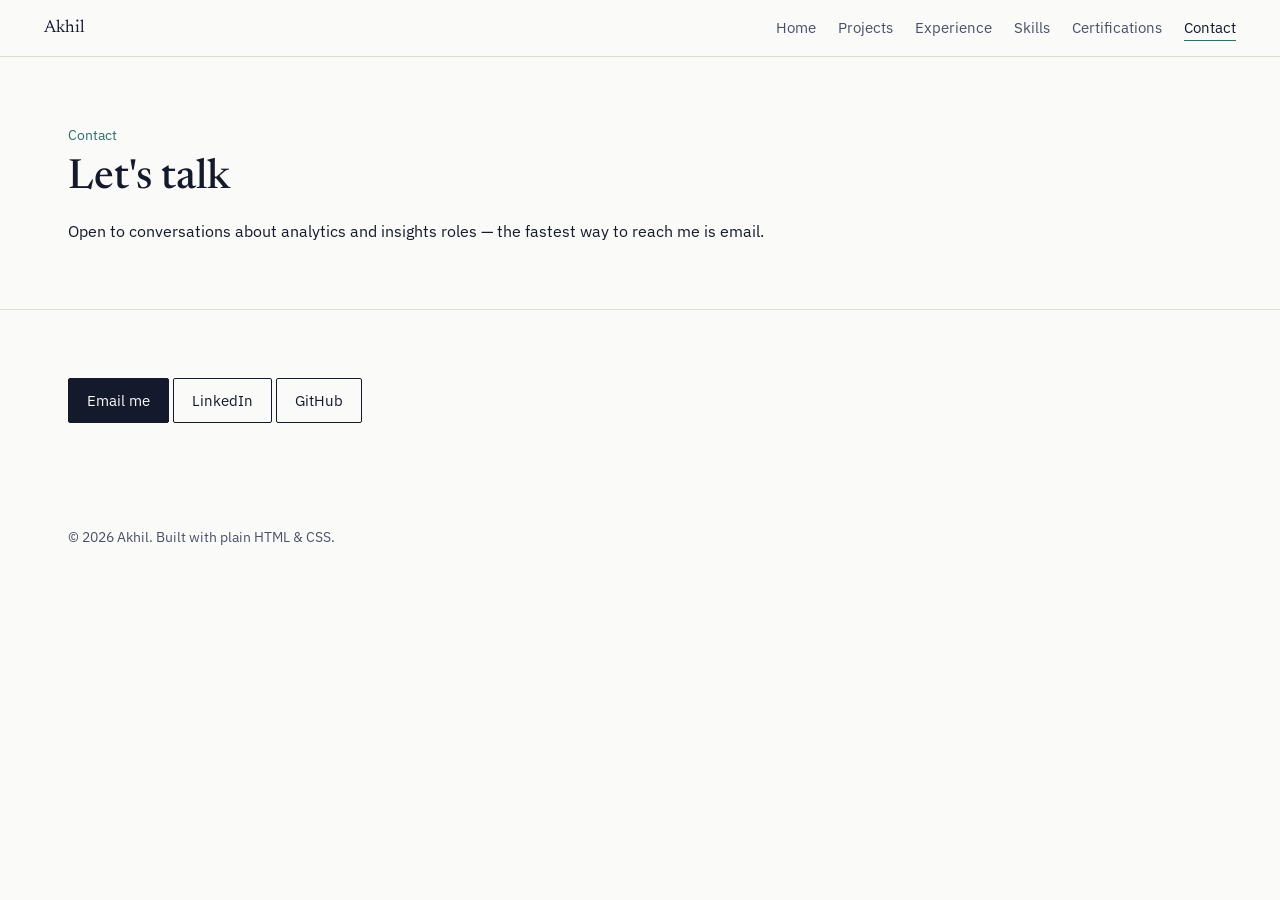
<file: contact.html>
<!DOCTYPE html>
<html lang="en">
<head>
<meta charset="UTF-8">
<meta name="viewport" content="width=device-width, initial-scale=1.0">
<title>Contact — Akhil</title>
<link rel="preconnect" href="https://fonts.googleapis.com">
<link rel="preconnect" href="https://fonts.gstatic.com" crossorigin>
<link href="https://fonts.googleapis.com/css2?family=Newsreader:ital,opsz,wght@0,6..72,400;0,6..72,500;0,6..72,600;1,6..72,400&family=IBM+Plex+Sans:wght@400;500;600&display=swap" rel="stylesheet">
<link rel="stylesheet" href="style.css">
</head>
<body>

<nav>
  <div class="wrap">
    <span class="name"><a href="index.html">Akhil</a></span>
    <ul>
      <li><a href="index.html">Home</a></li>
      <li><a href="projects.html">Projects</a></li>
      <li><a href="experience.html">Experience</a></li>
      <li><a href="skills.html">Skills</a></li>
      <li><a href="certifications.html">Certifications</a></li>
      <li><a href="contact.html" class="active">Contact</a></li>
    </ul>
  </div>
</nav>

<div class="page-head">
  <div class="wrap">
    <div class="eyebrow">Contact</div>
    <h1>Let's talk</h1>
    <p>Open to conversations about analytics and insights roles — the fastest way to reach me is email.</p>
  </div>
</div>

<section class="contact">
  <div class="wrap">
    <div class="contact-grid">
      <a class="btn" href="mailto:you@email.com">Email me</a>
      <a class="btn-outline" href="https://linkedin.com/in/your-handle" target="_blank" rel="noopener">LinkedIn</a>
      <a class="btn-outline" href="https://github.com/your-handle" target="_blank" rel="noopener">GitHub</a>
    </div>
  </div>
</section>

<footer>
  <div class="wrap">
    <p>&copy; 2026 Akhil. Built with plain HTML & CSS.</p>
  </div>
</footer>

</body>
</html>
</file>
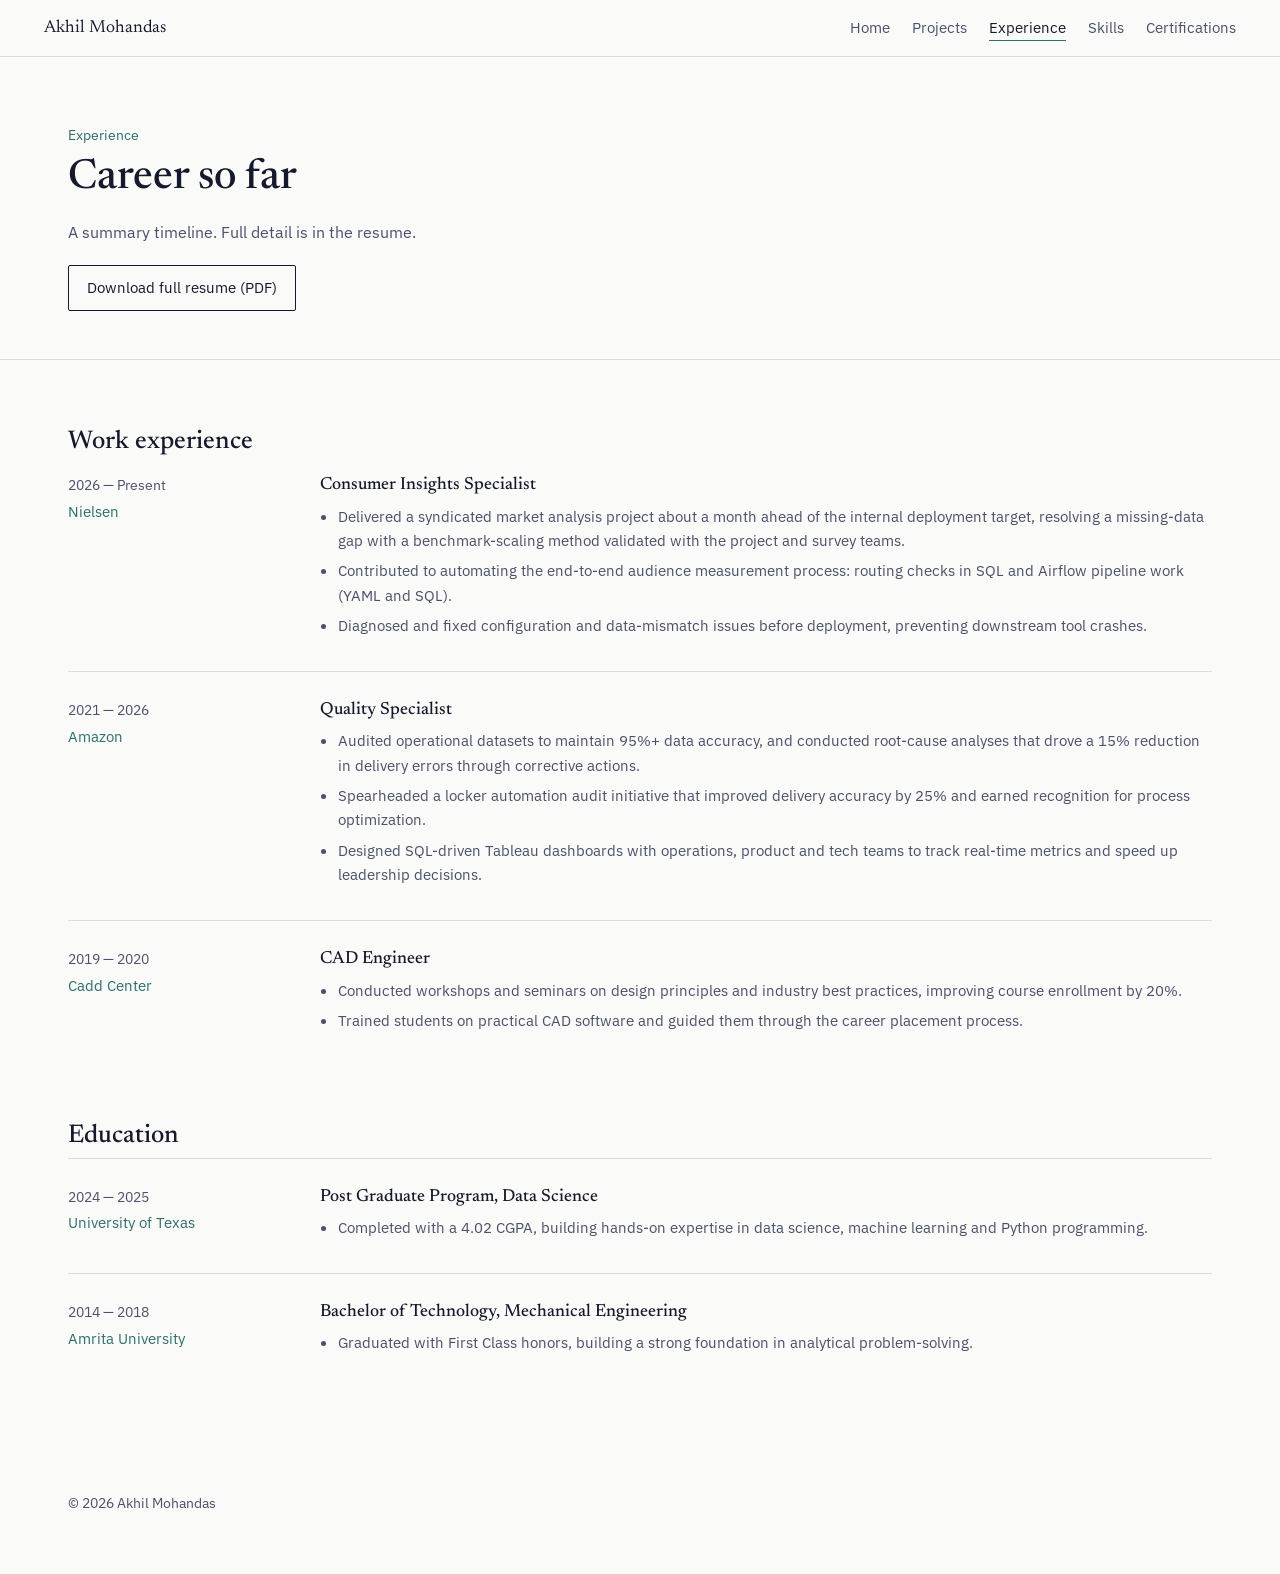
<file: experience.html>
<!DOCTYPE html>
<html lang="en">
<head>
<meta charset="UTF-8">
<meta name="viewport" content="width=device-width, initial-scale=1.0">
<title>Experience — Akhil Mohandas</title>
<meta name="description" content="Work experience and education of Akhil Mohandas: Nielsen consumer insights, Amazon quality and operations analytics, and a Data Science postgraduate program.">
<meta property="og:title" content="Experience — Akhil Mohandas">
<meta property="og:description" content="Work experience and education of Akhil Mohandas: Nielsen consumer insights, Amazon quality and operations analytics, and a Data Science postgraduate program.">
<meta property="og:type" content="website">
<meta property="og:url" content="https://amdas96.github.io/">
<!-- Optional: add a 1200x630 .jpg/.png and uncomment so LinkedIn shows a preview image -->
<!-- <meta property="og:image" content="https://amdas96.github.io/assets/og-image.jpg"> -->
<link rel="icon" type="image/svg+xml" href="assets/favicon.svg">
<link rel="preconnect" href="https://fonts.googleapis.com">
<link rel="preconnect" href="https://fonts.gstatic.com" crossorigin>
<link href="https://fonts.googleapis.com/css2?family=Newsreader:ital,opsz,wght@0,6..72,400;0,6..72,500;0,6..72,600;1,6..72,400&family=IBM+Plex+Sans:wght@400;500;600&display=swap" rel="stylesheet">
<link rel="stylesheet" href="style.css">
</head>
<body>

<nav>
  <div class="wrap">
    <span class="name"><a href="index.html">Akhil Mohandas</a></span>
    <ul>
      <li><a href="index.html">Home</a></li>
      <li><a href="projects.html">Projects</a></li>
      <li><a href="experience.html" class="active">Experience</a></li>
      <li><a href="skills.html">Skills</a></li>
      <li><a href="certifications.html">Certifications</a></li>
    </ul>
  </div>
</nav>

<div class="page-head">
  <div class="wrap">
    <p class="eyebrow">Experience</p>
    <h1>Career so far</h1>
    <p class="sub">A summary timeline. Full detail is in the resume.</p>
    <div class="cta-row"><a class="btn-outline" href="resume.pdf" target="_blank" rel="noopener">Download full resume (PDF)</a></div>
  </div>
</div>

<section>
  <div class="wrap">
    <h2 class="timeline-title">Work experience</h2>

    <!-- Keep Nielsen bullets non-confidential: describe the kind of work and outcome, not client data. -->
    <div class="role">
      <div class="role-meta"><span class="role-dates">2026 — Present</span><div class="role-org">Nielsen</div></div>
      <div>
        <h3>Consumer Insights Specialist</h3>
        <ul>
          <li>Delivered a syndicated market analysis project about a month ahead of the internal deployment target, resolving a missing-data gap with a benchmark-scaling method validated with the project and survey teams.</li>
          <li>Contributed to automating the end-to-end audience measurement process: routing checks in SQL and Airflow pipeline work (YAML and SQL).</li>
          <li>Diagnosed and fixed configuration and data-mismatch issues before deployment, preventing downstream tool crashes.</li>
        </ul>
      </div>
    </div>

    <div class="role">
      <div class="role-meta"><span class="role-dates">2021 — 2026</span><div class="role-org">Amazon</div></div>
      <div>
        <h3>Quality Specialist</h3>
        <ul>
          <li>Audited operational datasets to maintain 95%+ data accuracy, and conducted root-cause analyses that drove a 15% reduction in delivery errors through corrective actions.</li>
          <li>Spearheaded a locker automation audit initiative that improved delivery accuracy by 25% and earned recognition for process optimization.</li>
          <li>Designed SQL-driven Tableau dashboards with operations, product and tech teams to track real-time metrics and speed up leadership decisions.</li>
        </ul>
      </div>
    </div>

    <!-- Confirm the official spelling of the organization below (Cadd Center / CADD Centre) -->
    <div class="role">
      <div class="role-meta"><span class="role-dates">2019 — 2020</span><div class="role-org">Cadd Center</div></div>
      <div>
        <h3>CAD Engineer</h3>
        <ul>
          <li>Conducted workshops and seminars on design principles and industry best practices, improving course enrollment by 20%.</li>
          <li>Trained students on practical CAD software and guided them through the career placement process.</li>
        </ul>
      </div>
    </div>

    <h2 class="timeline-title block-gap">Education</h2>

    <!-- Add the grading scale to the CGPA if you can, e.g. "4.02 / 4.33" -->
    <div class="role">
      <div class="role-meta"><span class="role-dates">2024 — 2025</span><div class="role-org">University of Texas</div></div>
      <div>
        <h3>Post Graduate Program, Data Science</h3>
        <ul>
          <li>Completed with a 4.02 CGPA, building hands-on expertise in data science, machine learning and Python programming.</li>
        </ul>
      </div>
    </div>

    <div class="role">
      <div class="role-meta"><span class="role-dates">2014 — 2018</span><div class="role-org">Amrita University</div></div>
      <div>
        <h3>Bachelor of Technology, Mechanical Engineering</h3>
        <ul>
          <li>Graduated with First Class honors, building a strong foundation in analytical problem-solving.</li>
        </ul>
      </div>
    </div>

  </div>
</section>

<footer>
  <div class="wrap">
    <p>&copy; 2026 Akhil Mohandas</p>
  </div>
</footer>

</body>
</html>
</file>
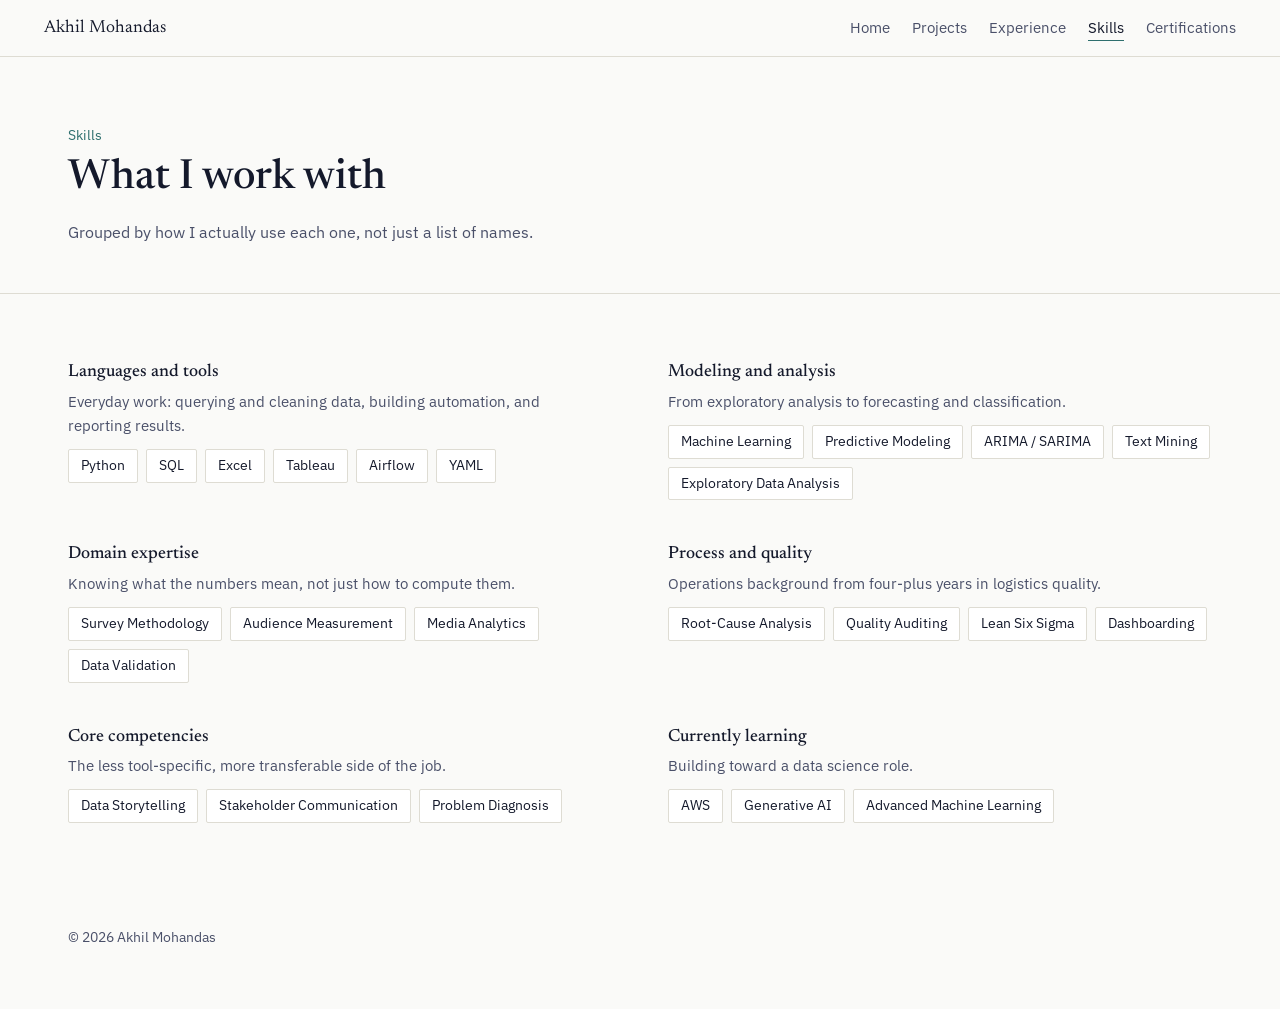
<file: skills.html>
<!DOCTYPE html>
<html lang="en">
<head>
<meta charset="UTF-8">
<meta name="viewport" content="width=device-width, initial-scale=1.0">
<title>Skills — Akhil Mohandas</title>
<meta name="description" content="Skills of Akhil Mohandas: Python, SQL, Tableau, Excel, Airflow, machine learning, survey methodology, quality analytics and stakeholder communication.">
<meta property="og:title" content="Skills — Akhil Mohandas">
<meta property="og:description" content="Skills of Akhil Mohandas: Python, SQL, Tableau, Excel, Airflow, machine learning, survey methodology, quality analytics and stakeholder communication.">
<meta property="og:type" content="website">
<meta property="og:url" content="https://amdas96.github.io/">
<!-- Optional: add a 1200x630 .jpg/.png and uncomment so LinkedIn shows a preview image -->
<!-- <meta property="og:image" content="https://amdas96.github.io/assets/og-image.jpg"> -->
<link rel="icon" type="image/svg+xml" href="assets/favicon.svg">
<link rel="preconnect" href="https://fonts.googleapis.com">
<link rel="preconnect" href="https://fonts.gstatic.com" crossorigin>
<link href="https://fonts.googleapis.com/css2?family=Newsreader:ital,opsz,wght@0,6..72,400;0,6..72,500;0,6..72,600;1,6..72,400&family=IBM+Plex+Sans:wght@400;500;600&display=swap" rel="stylesheet">
<link rel="stylesheet" href="style.css">
</head>
<body>

<nav>
  <div class="wrap">
    <span class="name"><a href="index.html">Akhil Mohandas</a></span>
    <ul>
      <li><a href="index.html">Home</a></li>
      <li><a href="projects.html">Projects</a></li>
      <li><a href="experience.html">Experience</a></li>
      <li><a href="skills.html" class="active">Skills</a></li>
      <li><a href="certifications.html">Certifications</a></li>
    </ul>
  </div>
</nav>

<div class="page-head">
  <div class="wrap">
    <p class="eyebrow">Skills</p>
    <h1>What I work with</h1>
    <p class="sub">Grouped by how I actually use each one, not just a list of names.</p>
  </div>
</div>

<section>
  <div class="wrap">
    <div class="skill-grid">

      <div class="skill-cat">
        <h3>Languages and tools</h3>
        <p class="note">Everyday work: querying and cleaning data, building automation, and reporting results.</p>
        <div class="pill-row"><span class="pill">Python</span><span class="pill">SQL</span><span class="pill">Excel</span><span class="pill">Tableau</span><span class="pill">Airflow</span><span class="pill">YAML</span></div>
      </div>

      <div class="skill-cat">
        <h3>Modeling and analysis</h3>
        <p class="note">From exploratory analysis to forecasting and classification.</p>
        <div class="pill-row"><span class="pill">Machine Learning</span><span class="pill">Predictive Modeling</span><span class="pill">ARIMA / SARIMA</span><span class="pill">Text Mining</span><span class="pill">Exploratory Data Analysis</span></div>
      </div>

      <div class="skill-cat">
        <h3>Domain expertise</h3>
        <p class="note">Knowing what the numbers mean, not just how to compute them.</p>
        <div class="pill-row"><span class="pill">Survey Methodology</span><span class="pill">Audience Measurement</span><span class="pill">Media Analytics</span><span class="pill">Data Validation</span></div>
      </div>

      <div class="skill-cat">
        <h3>Process and quality</h3>
        <p class="note">Operations background from four-plus years in logistics quality.</p>
        <div class="pill-row"><span class="pill">Root-Cause Analysis</span><span class="pill">Quality Auditing</span><span class="pill">Lean Six Sigma</span><span class="pill">Dashboarding</span></div>
      </div>

      <div class="skill-cat">
        <h3>Core competencies</h3>
        <p class="note">The less tool-specific, more transferable side of the job.</p>
        <div class="pill-row"><span class="pill">Data Storytelling</span><span class="pill">Stakeholder Communication</span><span class="pill">Problem Diagnosis</span></div>
      </div>

      <div class="skill-cat">
        <h3>Currently learning</h3>
        <p class="note">Building toward a data science role.</p>
        <div class="pill-row"><span class="pill">AWS</span><span class="pill">Generative AI</span><span class="pill">Advanced Machine Learning</span></div>
      </div>

    </div>
  </div>
</section>

<footer>
  <div class="wrap">
    <p>&copy; 2026 Akhil Mohandas</p>
  </div>
</footer>

</body>
</html>
</file>
<file: style.css>
/* ============ 1. DESIGN TOKENS (change colors / sizes here, all pages update) ============ */
:root{
  --paper:#FAFAF8;            /* page background */
  --paper-glass:rgba(250,250,248,0.94); /* sticky nav background: keep close to --paper */
  --surface:#FFFFFF;          /* cards */
  --ink:#14192B;              /* main text */
  --ink-soft:#4A5069;         /* secondary text */
  --rule:#DEDCD3;             /* thin borders */
  --accent:#2E6F6E;           /* links, highlights */
  --accent-soft:#E7F0EF;      /* tag / thumbnail background */
  --max:1240px;               /* content width on large screens */

  --text-sm:0.85rem;          /* meta: dates, tags, captions, footer */
  --text-md:0.95rem;          /* body copy, bullets, descriptions */
  --text-lg:1.1rem;           /* card / role / skill headings */
}

/* ============ 2. BASE ============ */
*{box-sizing:border-box;}
html{scroll-behavior:smooth;}
body{
  margin:0; background:var(--paper); color:var(--ink);
  font-family:'IBM Plex Sans', system-ui, sans-serif;
  font-size:16px; line-height:1.6; -webkit-font-smoothing:antialiased;
}
h1,h2,h3{
  font-family:'Newsreader', Georgia, serif; font-weight:500;
  line-height:1.15; margin:0 0 0.4em; color:var(--ink);
}
h2{font-size:1.6rem; margin-bottom:26px;}
h3{font-size:var(--text-lg);}
a{color:var(--ink); text-decoration-color:var(--rule); text-underline-offset:3px;}
a:hover{text-decoration-color:var(--accent);}
strong{font-weight:600; color:var(--ink);}
em{font-style:italic;}
.wrap{max-width:var(--max); margin:0 auto; padding:0 24px;}
.eyebrow{color:var(--accent); font-size:var(--text-sm); margin:0 0 8px;}
.lede{max-width:62ch; color:var(--ink-soft); font-size:1.02rem;}
::selection{background:var(--accent-soft);}
a:focus-visible,.btn:focus-visible,.btn-outline:focus-visible{outline:2px solid var(--accent); outline-offset:2px;}

/* ============ 3. NAV ============ */
nav{
  position:sticky; top:0; z-index:10;
  background:var(--paper-glass); backdrop-filter:blur(6px);
  border-bottom:1px solid var(--rule);
}
nav .wrap{display:flex; align-items:center; justify-content:space-between; padding:14px 24px; flex-wrap:wrap; gap:10px;}
nav .name{font-family:'Newsreader',serif; font-size:var(--text-lg);}
nav .name a{text-decoration:none;}
nav ul{list-style:none; display:flex; gap:22px; margin:0; padding:0; font-size:0.92rem;}
nav ul a{color:var(--ink-soft); text-decoration:none; border-bottom:1px solid transparent; padding-bottom:3px;}
nav ul a:hover{color:var(--ink);}
nav ul a.active{color:var(--ink); border-bottom-color:var(--accent);}

/* ============ 4. BUTTONS ============ */
.btn,.btn-outline,.btn-invert,.btn-outline-invert{
  display:inline-block; padding:10px 18px; border-radius:2px;
  font-size:0.92rem; text-decoration:none; border:1px solid var(--ink);
}
.btn{background:var(--ink); color:var(--paper);}
.btn:hover{background:var(--accent); border-color:var(--accent); color:var(--paper);}
.btn-outline{background:transparent; color:var(--ink);}
.btn-outline:hover{border-color:var(--accent); color:var(--accent);}
.btn-invert{background:var(--paper); color:var(--ink); border-color:var(--paper);}
.btn-invert:hover{background:var(--accent-soft);}
.btn-outline-invert{background:transparent; color:var(--paper); border-color:var(--paper);}
.btn-outline-invert:hover{background:rgba(255,255,255,0.12);}
.cta-row{display:flex; gap:12px; flex-wrap:wrap; margin-top:28px;}

/* ============ 5. HERO (home) ============ */
header.hero{padding:72px 0 56px; border-bottom:1px solid var(--rule);}
.hero-grid{display:grid; grid-template-columns:1.4fr 1fr; gap:56px; align-items:center;}
header.hero h1{font-size:2.6rem; max-width:20ch;}
.pitch{max-width:56ch; color:var(--ink-soft); font-size:1.08rem; margin-top:14px;}
.links{display:flex; flex-wrap:wrap; gap:10px 20px; margin-top:22px; font-size:var(--text-md);}
.links a{border-bottom:1px solid var(--rule); text-decoration:none; padding-bottom:2px;}
.links a:hover{border-bottom-color:var(--accent);}
.hero-photo{
  width:100%; max-width:360px; aspect-ratio:1/1; object-fit:cover;
  justify-self:end; display:block;
}
.metrics{display:grid; grid-template-columns:repeat(3,1fr); gap:32px; margin-top:52px;}
.metric{border-top:2px solid var(--accent); padding-top:14px;}
.metric b{display:block; font-family:'Newsreader',serif; font-size:2.3rem; font-weight:500; line-height:1.1;}
.metric span{display:block; margin-top:4px; font-size:var(--text-sm); color:var(--ink-soft); max-width:34ch;}
.metric-note{font-size:var(--text-sm); color:var(--ink-soft); margin:16px 0 0;}

/* ============ 6. PAGE HEADER (inner pages) ============ */
.page-head{padding:56px 0 40px; border-bottom:1px solid var(--rule);}
.page-head h1{font-size:2.2rem;}
.page-head p.sub{max-width:58ch; color:var(--ink-soft); font-size:1.02rem; margin:10px 0 0;}
.page-head .cta-row{margin-top:20px;}

/* ============ 7. SECTIONS ============ */
section{padding:56px 0; border-bottom:1px solid var(--rule);}
section:last-of-type{border-bottom:none;}
.split{display:grid; grid-template-columns:1fr 2fr; gap:48px;}
.split p{margin:0 0 14px; color:var(--ink-soft); max-width:66ch;}
.section-foot{margin-top:28px;}
.illus{width:100%; max-width:760px; height:auto; display:block; margin-top:28px;}

/* ============ 8. CARDS (projects) ============ */
.card-grid{display:grid; grid-template-columns:repeat(2,1fr); gap:32px;}
.card-grid.three{grid-template-columns:repeat(3,1fr);}
.card{
  background:var(--surface); border:1px solid var(--rule); border-radius:4px;
  overflow:hidden; display:flex; flex-direction:column; transition:border-color .15s;
}
.card:hover{border-color:var(--accent);}
.card-thumb{width:100%; aspect-ratio:16/10; object-fit:cover; display:block; border-bottom:1px solid var(--rule); background:var(--accent-soft);}
.card-body{padding:20px; display:flex; flex-direction:column; flex:1;}
.card h3{margin-bottom:2px;}
.card .meta{font-size:var(--text-sm); color:var(--ink-soft); margin-bottom:10px;}
.card p{font-size:var(--text-md); color:var(--ink-soft); margin:0 0 14px;}
.card .tags{margin-bottom:14px;}
.card .card-links{margin-top:auto; font-size:var(--text-sm); display:flex; gap:18px; flex-wrap:wrap;}
.card.soon{border-style:dashed; background:transparent;}
.card.soon .card-body{justify-content:center; min-height:220px;}
.tags{display:flex; flex-wrap:wrap; gap:8px;}
.tag{font-size:var(--text-sm); color:var(--accent); background:var(--accent-soft); padding:3px 10px; border-radius:2px;}

/* ============ 9. TOOLS / SKILLS ============ */
.tile-grid{display:grid; grid-template-columns:repeat(auto-fill,minmax(150px,1fr)); gap:12px;}
.tile{
  background:var(--surface); border:1px solid var(--rule); border-radius:4px;
  padding:18px 12px; text-align:center; font-size:var(--text-md);
}
.skill-grid{display:grid; grid-template-columns:repeat(2,1fr); gap:44px 56px;}
.skill-cat h3{margin-bottom:6px;}
.skill-cat .note{color:var(--ink-soft); font-size:var(--text-md); margin:0 0 12px; max-width:56ch;}
.pill-row{display:flex; flex-wrap:wrap; gap:8px;}
.pill{font-size:var(--text-sm); background:var(--surface); border:1px solid var(--rule); padding:5px 12px; border-radius:2px;}

/* ============ 10. EXPERIENCE / EDUCATION ============ */
.timeline-title{margin-bottom:6px;}
.role{display:grid; grid-template-columns:220px 1fr; gap:32px; padding:28px 0; border-top:1px solid var(--rule);}
.role:first-of-type{border-top:none; padding-top:12px;}
.role-meta .role-dates{font-size:var(--text-sm); color:var(--ink-soft); display:block;}
.role-meta .role-org{color:var(--accent); font-size:var(--text-md); margin-top:2px;}
.role h3{margin-bottom:8px;}
.role ul{margin:0; padding-left:18px; color:var(--ink-soft); font-size:var(--text-md);}
.role li{margin-bottom:6px;}
.block-gap{margin-top:56px;}

/* ============ 11. CERTIFICATIONS ============ */
.cert-grid{display:grid; grid-template-columns:repeat(2,1fr); gap:20px;}
.cert{background:var(--surface); border:1px solid var(--rule); border-radius:4px; padding:20px; display:flex; gap:18px; align-items:flex-start;}
.cert-badge{width:84px; height:84px; flex:none;}
.cert .cert-date{font-size:var(--text-sm); color:var(--ink-soft);}
.cert h3{margin:4px 0 4px;}
.cert .cert-issuer{font-size:var(--text-md); color:var(--ink-soft); margin:0;}
.cert .cert-link{font-size:var(--text-sm); margin-top:10px; display:inline-block;}

/* ============ 12. CONTACT PANEL ============ */
.contact-panel{background:var(--ink); color:var(--paper); padding:52px; border-radius:4px;}
.contact-panel h2{color:var(--paper); margin-bottom:10px;}
.contact-panel p{color:#C9CDDB; max-width:52ch; margin:0;}
.contact-panel .cta-row{margin-top:24px;}

/* ============ 13. CASE-STUDY TEMPLATE ============ */
.case h2{font-size:1.3rem; margin-top:40px;}
.case p, .case li{color:var(--ink-soft); max-width:68ch; font-size:var(--text-md);}
.case .case-img{width:100%; max-width:900px; border:1px solid var(--rule); border-radius:4px; margin-top:12px;}

/* ============ 14. FOOTER ============ */
footer{padding:36px 0 60px; font-size:var(--text-sm); color:var(--ink-soft);}
footer p{margin:0;}

/* ============ 15. RESPONSIVE ============ */
@media (min-width:900px){
  .wrap{padding:0 48px;}
  header.hero{padding:88px 0 64px;}
  header.hero h1{font-size:3rem;}
  .page-head{padding:68px 0 48px;}
  .page-head h1{font-size:2.6rem;}
  section{padding:68px 0;}
}
@media (max-width:900px){
  .hero-grid{grid-template-columns:1fr; gap:32px;}
  .hero-photo{justify-self:start; max-width:240px;}
  .split{grid-template-columns:1fr; gap:8px;}
  .card-grid.three{grid-template-columns:repeat(2,1fr);}
}
@media (max-width:700px){
  .role{grid-template-columns:1fr; gap:8px;}
  .skill-grid,.cert-grid{grid-template-columns:1fr;}
  .metrics{grid-template-columns:1fr; gap:22px;}
  .contact-panel{padding:32px 24px;}
}
@media (max-width:640px){
  .card-grid,.card-grid.three{grid-template-columns:1fr;}
  nav ul{gap:14px; font-size:var(--text-sm);}
}
@media (prefers-reduced-motion: reduce){
  html{scroll-behavior:auto;}
  .card{transition:none;}
}
</file>
